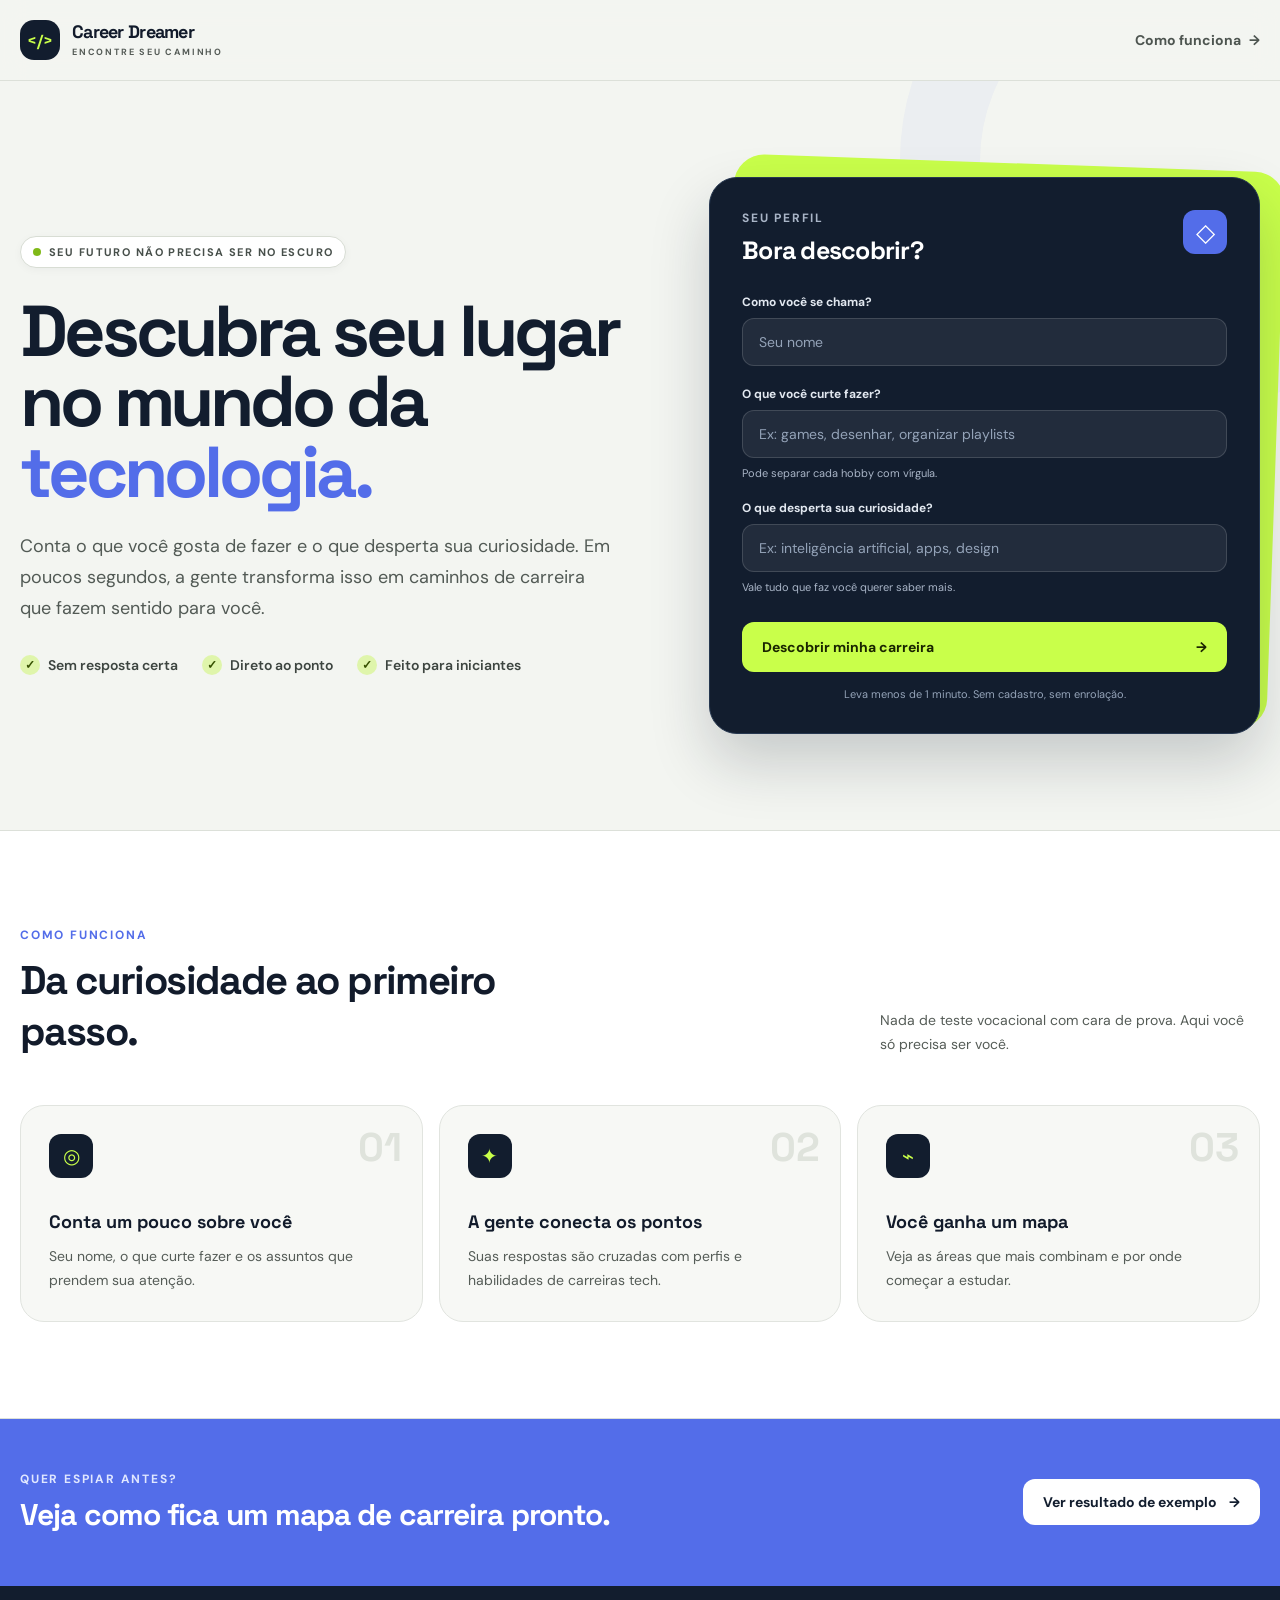
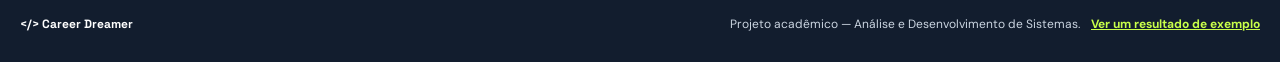
<file: career-dreamer/index.html>
<!doctype html>
<html lang="pt-BR">
  <head>
    <meta charset="UTF-8" />
    <meta name="viewport" content="width=device-width, initial-scale=1.0" />
    <meta
      name="description"
      content="Descubra carreiras em tecnologia que combinam com seus hobbies e interesses."
    />
    <title>Career Dreamer — Descubra sua carreira em tecnologia</title>
    <link rel="preconnect" href="https://fonts.googleapis.com" />
    <link rel="preconnect" href="https://fonts.gstatic.com" crossorigin />
    <link
      href="https://fonts.googleapis.com/css2?family=DM+Sans:wght@400;500;600;700&family=Space+Grotesk:wght@500;600;700&display=swap"
      rel="stylesheet"
    />
    <link rel="stylesheet" href="css/style.css" />
    <script src="js/config.js" defer></script>
    <script src="js/app.js" defer></script>
  </head>
  <body>
    <header class="header">
      <div class="container header__content">
        <a class="brand" href="index.html" aria-label="Career Dreamer — início">
          <span class="brand__icon" aria-hidden="true">&lt;/&gt;</span>
          <span>
            <strong>Career Dreamer</strong>
            <small>encontre seu caminho</small>
          </span>
        </a>
        <a class="header__link" href="#como-funciona">
          Como funciona
          <span aria-hidden="true">→</span>
        </a>
      </div>
    </header>

    <main>
      <section class="hero">
        <div class="hero__circle" aria-hidden="true"></div>
        <div class="container hero__grid">
          <div class="hero__content">
            <span class="eyebrow">
              <i aria-hidden="true"></i>
              Seu futuro não precisa ser no escuro
            </span>
            <h1>Descubra seu lugar no mundo da <em>tecnologia.</em></h1>
            <p class="hero__description">
              Conta o que você gosta de fazer e o que desperta sua curiosidade. Em poucos segundos,
              a gente transforma isso em caminhos de carreira que fazem sentido para você.
            </p>
            <ul class="benefits" aria-label="Benefícios">
              <li><span aria-hidden="true">✓</span> Sem resposta certa</li>
              <li><span aria-hidden="true">✓</span> Direto ao ponto</li>
              <li><span aria-hidden="true">✓</span> Feito para iniciantes</li>
            </ul>
          </div>

          <div class="form-wrap" id="descobrir">
            <div class="form-wrap__back" aria-hidden="true"></div>
            <form id="form-perfil" class="profile-form" novalidate>
              <div class="form-heading">
                <div>
                  <p class="overline">Seu perfil</p>
                  <h2>Bora descobrir?</h2>
                </div>
                <span class="compass" aria-hidden="true">◇</span>
              </div>

              <label for="nome">
                <span>Como você se chama?</span>
                <input
                  type="text"
                  id="nome"
                  name="nome"
                  placeholder="Seu nome"
                  required
                  minlength="2"
                  maxlength="60"
                  autocomplete="name"
                  aria-describedby="erro-nome"
                />
                <p id="erro-nome" class="mensagem-erro" role="alert" hidden></p>
              </label>

              <label for="hobbies">
                <span>O que você curte fazer?</span>
                <input
                  type="text"
                  id="hobbies"
                  name="hobbies"
                  placeholder="Ex: games, desenhar, organizar playlists"
                  required
                  aria-describedby="dica-hobbies erro-hobbies"
                />
                <small id="dica-hobbies">Pode separar cada hobby com vírgula.</small>
                <p id="erro-hobbies" class="mensagem-erro" role="alert" hidden></p>
              </label>

              <label for="interesses">
                <span>O que desperta sua curiosidade?</span>
                <input
                  type="text"
                  id="interesses"
                  name="interesses"
                  placeholder="Ex: inteligência artificial, apps, design"
                  required
                  aria-describedby="dica-interesses erro-interesses"
                />
                <small id="dica-interesses">Vale tudo que faz você querer saber mais.</small>
                <p id="erro-interesses" class="mensagem-erro" role="alert" hidden></p>
              </label>

              <button id="btn-enviar" class="primary-button" type="submit">
                <span>Descobrir minha carreira</span>
                <span aria-hidden="true">→</span>
              </button>
              <p class="form-note">Leva menos de 1 minuto. Sem cadastro, sem enrolação.</p>
            </form>
          </div>
        </div>
      </section>

      <section class="how" id="como-funciona">
        <div class="container">
          <div class="section-heading">
            <div>
              <p class="overline overline--blue">Como funciona</p>
              <h2>Da curiosidade ao primeiro passo.</h2>
            </div>
            <p>Nada de teste vocacional com cara de prova. Aqui você só precisa ser você.</p>
          </div>

          <ol class="steps">
            <li class="step">
              <span class="step__number" aria-hidden="true">01</span>
              <span class="step__icon" aria-hidden="true">◎</span>
              <h3>Conta um pouco sobre você</h3>
              <p>Seu nome, o que curte fazer e os assuntos que prendem sua atenção.</p>
            </li>

            <li class="step">
              <span class="step__number" aria-hidden="true">02</span>
              <span class="step__icon" aria-hidden="true">✦</span>
              <h3>A gente conecta os pontos</h3>
              <p>Suas respostas são cruzadas com perfis e habilidades de carreiras tech.</p>
            </li>

            <li class="step">
              <span class="step__number" aria-hidden="true">03</span>
              <span class="step__icon" aria-hidden="true">⌁</span>
              <h3>Você ganha um mapa</h3>
              <p>Veja as áreas que mais combinam e por onde começar a estudar.</p>
            </li>
          </ol>
        </div>
      </section>

      <section class="example">
        <div class="container example__content">
          <div>
            <p class="overline">Quer espiar antes?</p>
            <h2>Veja como fica um mapa de carreira pronto.</h2>
          </div>
          <a class="secondary-button" href="resultado.html?exemplo">
            Ver resultado de exemplo
            <span aria-hidden="true">→</span>
          </a>
        </div>
      </section>
    </main>

    <footer>
      <div class="container footer__content">
        <strong><span aria-hidden="true">&lt;/&gt;</span> Career Dreamer</strong>
        <p>
          Projeto acadêmico — Análise e Desenvolvimento de Sistemas.
          <a class="footer__link" href="resultado.html?exemplo">Ver um resultado de exemplo</a>
        </p>
      </div>
    </footer>

    <!-- Modal de aviso ("Tente mais tarde" - Issue #11 e #12) -->
    <dialog id="modal-aviso" class="modal-dialog" aria-labelledby="modal-titulo" aria-describedby="modal-mensagem">
      <div class="result-card">
        <div class="result-card__header">
          <div>
            <span class="result-label">Aviso do sistema</span>
            <h2 id="modal-titulo">Tente mais tarde</h2>
          </div>
          <form method="dialog">
            <button class="close-button" type="submit" aria-label="Fechar aviso">×</button>
          </form>
        </div>
        <p id="modal-mensagem" class="result-intro">
          O serviço de análise ainda não está disponível no momento. Por favor, tente novamente mais tarde.
        </p>
        <form method="dialog">
          <button class="result-button" type="submit">
            Entendi
            <span aria-hidden="true">→</span>
          </button>
        </form>
      </div>
    </dialog>
  </body>
</html>
</file>
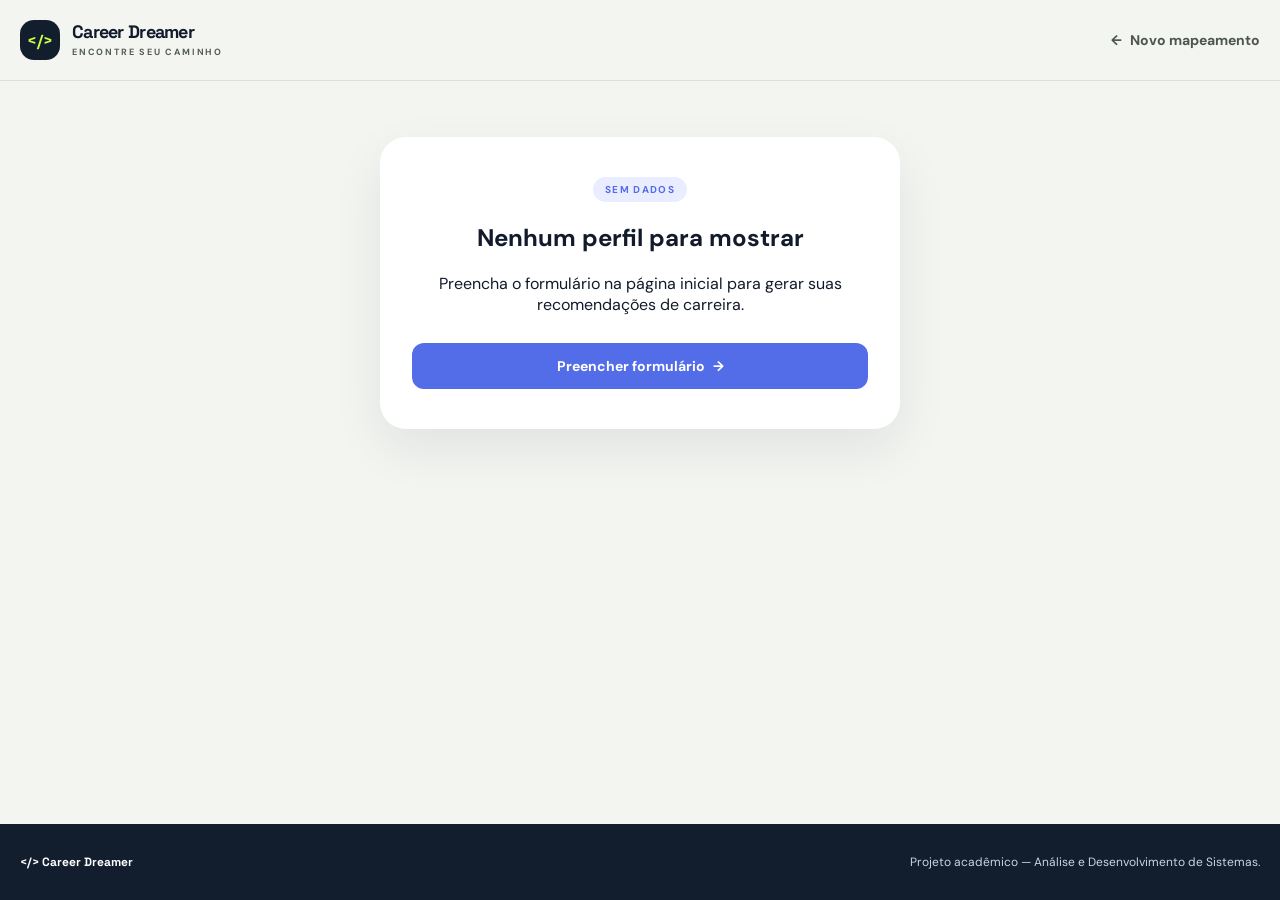
<file: career-dreamer/resultado.html>
<!doctype html>
<html lang="pt-BR">
  <head>
    <meta charset="UTF-8" />
    <meta name="viewport" content="width=device-width, initial-scale=1.0" />
    <meta
      name="description"
      content="Seu perfil profissional e as carreiras em tecnologia recomendadas para você."
    />
    <title>Seu perfil — Career Dreamer</title>
    <link rel="preconnect" href="https://fonts.googleapis.com" />
    <link rel="preconnect" href="https://fonts.gstatic.com" crossorigin />
    <link
      href="https://fonts.googleapis.com/css2?family=DM+Sans:wght@400;500;600;700&family=Space+Grotesk:wght@500;600;700&display=swap"
      rel="stylesheet"
    />
    <link rel="stylesheet" href="css/style.css" />
    <script src="js/config.js" defer></script>
    <script src="js/dados-exemplo.js" defer></script>
    <script src="js/resultado.js" defer></script>
  </head>
  <body>
    <header class="header">
      <div class="container header__content">
        <a class="brand" href="index.html" aria-label="Career Dreamer — início">
          <span class="brand__icon" aria-hidden="true">&lt;/&gt;</span>
          <span>
            <strong>Career Dreamer</strong>
            <small>encontre seu caminho</small>
          </span>
        </a>
        <a class="header__link" href="index.html">
          <span aria-hidden="true">←</span>
          Novo mapeamento
        </a>
      </div>
    </header>

    <main class="container pagina-resultado">
      <section id="resultado" aria-labelledby="titulo-resultado" hidden>
        <div class="resultado-cabecalho">
          <span class="result-label">Mapa de carreira</span>
          <h1 id="titulo-resultado">Perfil de <span id="nome-usuario"></span></h1>
          <p id="sintese" class="sintese"></p>
        </div>

        <h2 class="resultado-subtitulo">Carreiras recomendadas</h2>
        <ol id="lista-carreiras" class="lista-carreiras"></ol>
      </section>

      <section id="sem-resultado" class="vazio" aria-labelledby="titulo-vazio" hidden>
        <span class="result-label">Sem dados</span>
        <h1 id="titulo-vazio">Nenhum perfil para mostrar</h1>
        <p>Preencha o formulário na página inicial para gerar suas recomendações de carreira.</p>
        <a class="result-button" href="index.html">
          Preencher formulário
          <span aria-hidden="true">→</span>
        </a>
      </section>
    </main>

    <footer>
      <div class="container footer__content">
        <strong><span aria-hidden="true">&lt;/&gt;</span> Career Dreamer</strong>
        <p>Projeto acadêmico — Análise e Desenvolvimento de Sistemas.</p>
      </div>
    </footer>

    <template id="modelo-carreira">
      <li class="result-card carreira-item">
        <article>
          <span class="carreira__selo" hidden>★ Melhor combinação</span>

          <div class="match">
            <p>Compatibilidade</p>
            <div class="match__content">
              <div>
                <h3 class="carreira__titulo"></h3>
                <span class="carreira__resumo"></span>
              </div>
              <strong class="carreira__percentual"></strong>
            </div>
            <div class="barra" aria-hidden="true"><span class="barra__nivel"></span></div>
          </div>

          <div class="roadmap">
            <h4>Competências-chave</h4>
            <ul class="chips"></ul>
          </div>

          <div class="roadmap">
            <h4>Comece por aqui (Roteiro de estudos)</h4>
            <ol class="roteiro"></ol>
          </div>
        </article>
      </li>
    </template>
  </body>
</html>
</file>
<file: career-dreamer/css/style.css>
:root {
  --navy: #121d2e;
  --blue: #536de9;
  --lime: #c9ff4a;
  --paper: #f3f5f1;
  --ink: #121b2b;
  --muted: #525a55;
  --line: #dce0d9;
  --white: #ffffff;
  --display: "Space Grotesk", sans-serif;
  --body: "DM Sans", sans-serif;
}

*,
*::before,
*::after {
  box-sizing: border-box;
}

[hidden] {
  display: none !important;
}

html {
  scroll-behavior: smooth;
  overflow-x: hidden;
}

body {
  min-width: 320px;
  min-height: 100vh;
  margin: 0;
  display: flex;
  flex-direction: column;
  background: var(--paper);
  color: var(--ink);
  font-family: var(--body);
  overflow-x: hidden;
  -webkit-font-smoothing: antialiased;
}

main {
  flex: 1;
}

a {
  color: inherit;
  text-decoration: none;
}

button,
input {
  font: inherit;
}

/* Foco visível acessível para navegação via teclado (Issue #08) */
*:focus-visible {
  outline: 3px solid var(--blue);
  outline-offset: 2px;
}

.profile-form *:focus-visible {
  outline: 3px solid var(--lime);
  outline-offset: 2px;
}

.container {
  width: min(100% - 40px, 1240px);
  margin-inline: auto;
}

.header {
  position: relative;
  z-index: 10;
  border-bottom: 1px solid var(--line);
  background: rgba(243, 245, 241, 0.92);
  backdrop-filter: blur(12px);
}

.header__content {
  display: flex;
  height: 80px;
  align-items: center;
  justify-content: space-between;
}

.brand {
  display: flex;
  align-items: center;
  gap: 12px;
}

.brand__icon {
  display: grid;
  width: 40px;
  height: 40px;
  place-items: center;
  border-radius: 14px;
  background: var(--navy);
  color: var(--lime);
  font-family: var(--display);
  font-weight: 700;
}

.brand strong,
.brand small {
  display: block;
}

.brand strong {
  font-family: var(--display);
  font-size: 18px;
  letter-spacing: -0.04em;
  line-height: 1;
}

.brand small {
  margin-top: 5px;
  color: #555c57;
  font-size: 9px;
  font-weight: 700;
  letter-spacing: 0.2em;
  text-transform: uppercase;
}

.header__link {
  display: flex;
  align-items: center;
  gap: 8px;
  color: #4d5550;
  font-size: 14px;
  font-weight: 700;
  transition: color 0.2s;
}

.header__link:hover {
  color: var(--blue);
}

.hero {
  position: relative;
  overflow: hidden;
}

.hero__circle {
  position: absolute;
  top: -180px;
  right: -140px;
  width: 520px;
  height: 520px;
  border: 80px solid rgba(83, 109, 233, 0.05);
  border-radius: 50%;
  pointer-events: none;
}

.hero__grid {
  position: relative;
  display: grid;
  grid-template-columns: 1.05fr 0.95fr;
  align-items: center;
  gap: 80px;
  padding-block: 96px;
}

.eyebrow {
  display: inline-flex;
  align-items: center;
  gap: 8px;
  padding: 8px 12px;
  border: 1px solid #d8ddd4;
  border-radius: 999px;
  background: var(--white);
  box-shadow: 0 2px 8px rgba(18, 29, 46, 0.04);
  color: #474f4a;
  font-size: 11px;
  font-weight: 700;
  letter-spacing: 0.13em;
  text-transform: uppercase;
}

.eyebrow i {
  display: inline-block;
  width: 8px;
  height: 8px;
  border-radius: 50%;
  background: #80b918;
}

.hero h1 {
  max-width: 720px;
  margin: 28px 0 0;
  color: var(--navy);
  font-family: var(--display);
  font-size: clamp(44px, 6vw, 72px);
  font-weight: 700;
  letter-spacing: -0.055em;
  line-height: 0.98;
}

.hero h1 em {
  color: var(--blue);
  font-style: normal;
}

.hero__description {
  max-width: 590px;
  margin: 24px 0 0;
  color: var(--muted);
  font-size: 18px;
  line-height: 1.7;
}

.benefits {
  display: flex;
  flex-wrap: wrap;
  gap: 14px 24px;
  margin: 32px 0 0;
  padding: 0;
  color: #3d4540;
  font-size: 14px;
  font-weight: 600;
  list-style: none;
}

.benefits li {
  display: flex;
  align-items: center;
  gap: 8px;
}

.benefits span {
  display: grid;
  width: 20px;
  height: 20px;
  place-items: center;
  border-radius: 50%;
  background: #dff5ab;
  color: #365100;
  font-size: 12px;
}

.form-wrap {
  position: relative;
}

.form-wrap__back {
  position: absolute;
  inset: -14px -16px 14px 16px;
  transform: rotate(2deg);
  border-radius: 30px;
  background: var(--lime);
  pointer-events: none;
}

.profile-form {
  position: relative;
  padding: 32px;
  border: 1px solid #263750;
  border-radius: 28px;
  background: var(--navy);
  box-shadow: 0 28px 60px rgba(18, 29, 46, 0.2);
  color: var(--white);
}

.form-heading {
  display: flex;
  align-items: flex-start;
  justify-content: space-between;
  margin-bottom: 28px;
}

.overline {
  margin: 0;
  color: #a9b5c7;
  font-size: 12px;
  font-weight: 700;
  letter-spacing: 0.15em;
  text-transform: uppercase;
}

.form-heading h2 {
  margin: 8px 0 0;
  font-family: var(--display);
  font-size: 25px;
  letter-spacing: -0.03em;
}

.compass {
  display: grid;
  width: 44px;
  height: 44px;
  place-items: center;
  border-radius: 12px;
  background: var(--blue);
  font-size: 25px;
}

.profile-form label {
  display: block;
  margin-top: 20px;
  cursor: pointer;
}

.profile-form label > span {
  display: block;
  margin-bottom: 8px;
  color: #e2e8f0;
  font-size: 12px;
  font-weight: 700;
}

.profile-form input {
  width: 100%;
  padding: 14px 16px;
  border: 1px solid rgba(255, 255, 255, 0.14);
  border-radius: 12px;
  background: rgba(255, 255, 255, 0.07);
  color: var(--white);
  font-size: 14px;
  transition: 0.2s;
}

.profile-form input::placeholder {
  color: #94a3b8;
}

.profile-form input:focus {
  border-color: rgba(201, 255, 74, 0.7);
  background: rgba(255, 255, 255, 0.1);
}

.profile-form input[aria-invalid="true"] {
  border-color: #ff6b6b;
}

.profile-form label small {
  display: block;
  margin-top: 8px;
  color: #a9b5c7;
  font-size: 11px;
}

.mensagem-erro {
  margin: 6px 0 0;
  color: #ff8787;
  font-size: 12px;
  font-weight: 700;
}

.primary-button {
  display: flex;
  width: 100%;
  align-items: center;
  justify-content: space-between;
  margin-top: 28px;
  padding: 16px 20px;
  border: 0;
  border-radius: 12px;
  background: var(--lime);
  color: #1a2500;
  cursor: pointer;
  font-size: 14px;
  font-weight: 700;
  transition: 0.2s;
}

.primary-button:hover:not(:disabled) {
  transform: translateY(-2px);
  background: #d7ff78;
}

.primary-button:disabled {
  opacity: 0.7;
  cursor: progress;
}

.form-note {
  margin: 15px 0 0;
  color: #94a3b8;
  font-size: 11px;
  text-align: center;
}

.how {
  padding-block: 96px;
  border-block: 1px solid var(--line);
  background: var(--white);
}

.section-heading {
  display: flex;
  align-items: flex-end;
  justify-content: space-between;
  gap: 40px;
}

.overline--blue {
  color: var(--blue);
}

.section-heading h2 {
  max-width: 580px;
  margin: 12px 0 0;
  font-family: var(--display);
  font-size: 40px;
  letter-spacing: -0.04em;
}

.section-heading > p {
  max-width: 380px;
  margin: 0;
  color: #555c57;
  font-size: 14px;
  line-height: 1.7;
}

.steps {
  display: grid;
  grid-template-columns: repeat(3, 1fr);
  gap: 16px;
  margin: 48px 0 0;
  padding: 0;
  list-style: none;
}

.step {
  position: relative;
  overflow: hidden;
  padding: 28px;
  border: 1px solid #e1e4df;
  border-radius: 24px;
  background: #f7f8f5;
  transition: 0.25s;
}

.step:hover {
  transform: translateY(-4px);
  border-color: rgba(83, 109, 233, 0.3);
  box-shadow: 0 20px 40px rgba(18, 29, 46, 0.07);
}

.step__number {
  position: absolute;
  top: 16px;
  right: 20px;
  color: #dfe3dc;
  font-family: var(--display);
  font-size: 40px;
  font-weight: 700;
}

.step__icon {
  display: grid;
  width: 44px;
  height: 44px;
  place-items: center;
  border-radius: 12px;
  background: var(--navy);
  color: var(--lime);
  font-size: 20px;
}

.step h3 {
  margin: 32px 0 0;
  font-family: var(--display);
  font-size: 18px;
}

.step p {
  margin: 12px 0 0;
  color: #555c57;
  font-size: 14px;
  line-height: 1.7;
}

.example {
  background: var(--blue);
  color: var(--white);
}

.example__content {
  display: flex;
  align-items: center;
  justify-content: space-between;
  gap: 32px;
  padding-block: 52px;
}

.example .overline {
  color: #e0e7ff;
}

.example h2 {
  margin: 8px 0 0;
  font-family: var(--display);
  font-size: 30px;
  letter-spacing: -0.03em;
}

.secondary-button {
  display: flex;
  flex-shrink: 0;
  align-items: center;
  gap: 12px;
  padding: 14px 20px;
  border-radius: 12px;
  background: var(--white);
  color: var(--navy);
  font-size: 14px;
  font-weight: 700;
  transition: 0.2s;
}

.secondary-button:hover {
  background: var(--lime);
}

footer {
  background: var(--navy);
  color: #cbd5e1;
}

.footer__content {
  display: flex;
  align-items: center;
  justify-content: space-between;
  gap: 24px;
  padding-block: 30px;
  font-size: 12px;
}

.footer__content strong {
  color: var(--white);
  font-family: var(--display);
}

.footer__content p {
  margin: 0;
}

.footer__link {
  color: var(--lime);
  font-weight: 700;
  text-decoration: underline;
  margin-left: 8px;
}

/* Modal <dialog> estilizado com .result-card do Figma */
dialog.modal-dialog {
  padding: 0;
  border: 0;
  background: transparent;
  max-width: min(100% - 32px, 576px);
}

dialog.modal-dialog::backdrop {
  background: rgba(7, 16, 31, 0.78);
  backdrop-filter: blur(5px);
}

.result-card {
  position: relative;
  width: 100%;
  padding: 32px;
  border-radius: 26px;
  background: var(--white);
  box-shadow: 0 30px 80px rgba(0, 0, 0, 0.3);
  color: var(--ink);
}

.result-card__header {
  display: flex;
  align-items: flex-start;
  justify-content: space-between;
  gap: 20px;
}

.result-label {
  display: inline-flex;
  padding: 6px 12px;
  border-radius: 99px;
  background: #e9edff;
  color: var(--blue);
  font-size: 10px;
  font-weight: 700;
  letter-spacing: 0.13em;
  text-transform: uppercase;
}

.result-card h2 {
  margin: 16px 0 0;
  color: var(--navy);
  font-family: var(--display);
  font-size: 25px;
  letter-spacing: -0.04em;
}

.close-button {
  display: grid;
  width: 38px;
  height: 38px;
  flex: 0 0 auto;
  place-items: center;
  border: 0;
  border-radius: 12px;
  background: #f0f2ee;
  color: #5e6661;
  font-size: 24px;
  cursor: pointer;
}

.close-button:hover {
  background: #e2e5df;
}

.result-intro {
  margin: 16px 0 0;
  color: #555c57;
  font-size: 14px;
  line-height: 1.7;
}

.match {
  margin-top: 20px;
  padding: 20px;
  border-radius: 16px;
  background: var(--navy);
  color: var(--white);
}

.match > p {
  margin: 0;
  color: #cbd5e1;
  font-size: 10px;
  font-weight: 700;
  letter-spacing: 0.14em;
  text-transform: uppercase;
}

.match__content {
  display: flex;
  align-items: flex-end;
  justify-content: space-between;
  gap: 16px;
  margin-top: 8px;
}

.match h3 {
  margin: 0;
  font-family: var(--display);
  font-size: 20px;
}

.match span {
  display: block;
  margin-top: 4px;
  color: #cbd5e1;
  font-size: 13px;
  line-height: 1.5;
}

.match strong {
  color: var(--lime);
  font-family: var(--display);
  font-size: 30px;
}

.barra {
  height: 8px;
  margin-top: 14px;
  border-radius: 999px;
  background: rgba(255, 255, 255, 0.12);
  overflow: hidden;
}

.barra__nivel {
  display: block;
  width: var(--nivel, 0%);
  height: 100%;
  border-radius: inherit;
  background: var(--lime);
  transition: width 0.8s ease-out;
}

.roadmap {
  margin-top: 24px;
}

.roadmap h3,
.roadmap h4 {
  margin: 0;
  font-family: var(--display);
  font-size: 14px;
  color: var(--navy);
}

.chips {
  display: flex;
  flex-wrap: wrap;
  gap: 8px;
  margin: 12px 0 0;
  padding: 0;
  list-style: none;
}

.chips li {
  padding: 6px 14px;
  border-radius: 999px;
  background: #e9edff;
  color: #2338a8;
  font-size: 13px;
  font-weight: 700;
}

.roteiro {
  display: grid;
  gap: 8px;
  margin: 12px 0 0;
  padding-left: 20px;
}

.roteiro li {
  padding: 12px 16px;
  border: 1px solid #e2e5df;
  border-radius: 12px;
  font-size: 14px;
  font-weight: 600;
  background: #f7f8f5;
}

.result-button {
  display: flex;
  width: 100%;
  align-items: center;
  justify-content: center;
  gap: 8px;
  margin-top: 28px;
  padding: 14px 20px;
  border: 0;
  border-radius: 12px;
  background: var(--blue);
  color: var(--white);
  font-size: 14px;
  font-weight: 700;
  cursor: pointer;
  transition: 0.2s;
}

.result-button:hover {
  background: #3d56d4;
}

/* Página de Resultado (resultado.html) */
.pagina-resultado {
  padding-block: 56px 80px;
}

.resultado-cabecalho {
  margin-bottom: 40px;
}

.resultado-cabecalho h1 {
  margin: 16px 0 0;
  color: var(--navy);
  font-family: var(--display);
  font-size: clamp(32px, 4.5vw, 48px);
  letter-spacing: -0.04em;
}

.sintese {
  max-width: 68ch;
  margin: 16px 0 0;
  color: var(--muted);
  font-size: 17px;
  line-height: 1.7;
}

.resultado-subtitulo {
  margin: 0 0 20px;
  color: var(--navy);
  font-family: var(--display);
  font-size: 22px;
}

.lista-carreiras {
  margin: 0;
  padding: 0;
  list-style: none;
  display: grid;
  gap: 24px;
}

.carreira--principal {
  border: 2px solid var(--navy);
}

.carreira__selo {
  display: inline-flex;
  padding: 6px 12px;
  border-radius: 99px;
  background: var(--lime);
  color: #1a2500;
  font-size: 11px;
  font-weight: 700;
  letter-spacing: 0.13em;
  text-transform: uppercase;
}

.vazio {
  max-width: 520px;
  margin-inline: auto;
  padding: 40px 32px;
  border-radius: 26px;
  background: var(--white);
  text-align: center;
  box-shadow: 0 20px 50px rgba(18, 29, 46, 0.08);
}

@media (max-width: 900px) {
  .hero__grid {
    grid-template-columns: 1fr;
    gap: 64px;
    padding-block: 64px;
  }

  .form-wrap {
    width: min(100%, 620px);
    margin-inline: auto;
  }

  .section-heading {
    align-items: flex-start;
    flex-direction: column;
  }

  .steps {
    grid-template-columns: 1fr;
  }
}

@media (max-width: 640px) {
  .container {
    width: min(100% - 32px, 1240px);
  }

  .header__link {
    display: none;
  }

  .hero__grid {
    padding-block: 52px 64px;
  }

  .hero h1 {
    font-size: 44px;
  }

  .hero__description {
    font-size: 16px;
  }

  .profile-form {
    padding: 24px;
  }

  .form-wrap__back {
    inset: -10px -7px 10px 7px;
  }

  .how {
    padding-block: 64px;
  }

  .section-heading h2 {
    font-size: 32px;
  }

  .example__content {
    align-items: flex-start;
    flex-direction: column;
  }

  .example h2 {
    font-size: 25px;
  }

  .footer__content {
    align-items: flex-start;
    flex-direction: column;
  }

  .result-card {
    padding: 24px;
  }

  .match__content {
    align-items: flex-start;
    flex-direction: column;
  }
}

@media (prefers-reduced-motion: reduce) {
  *,
  *::before,
  *::after {
    transition: none !important;
    animation: none !important;
  }
}
</file>
